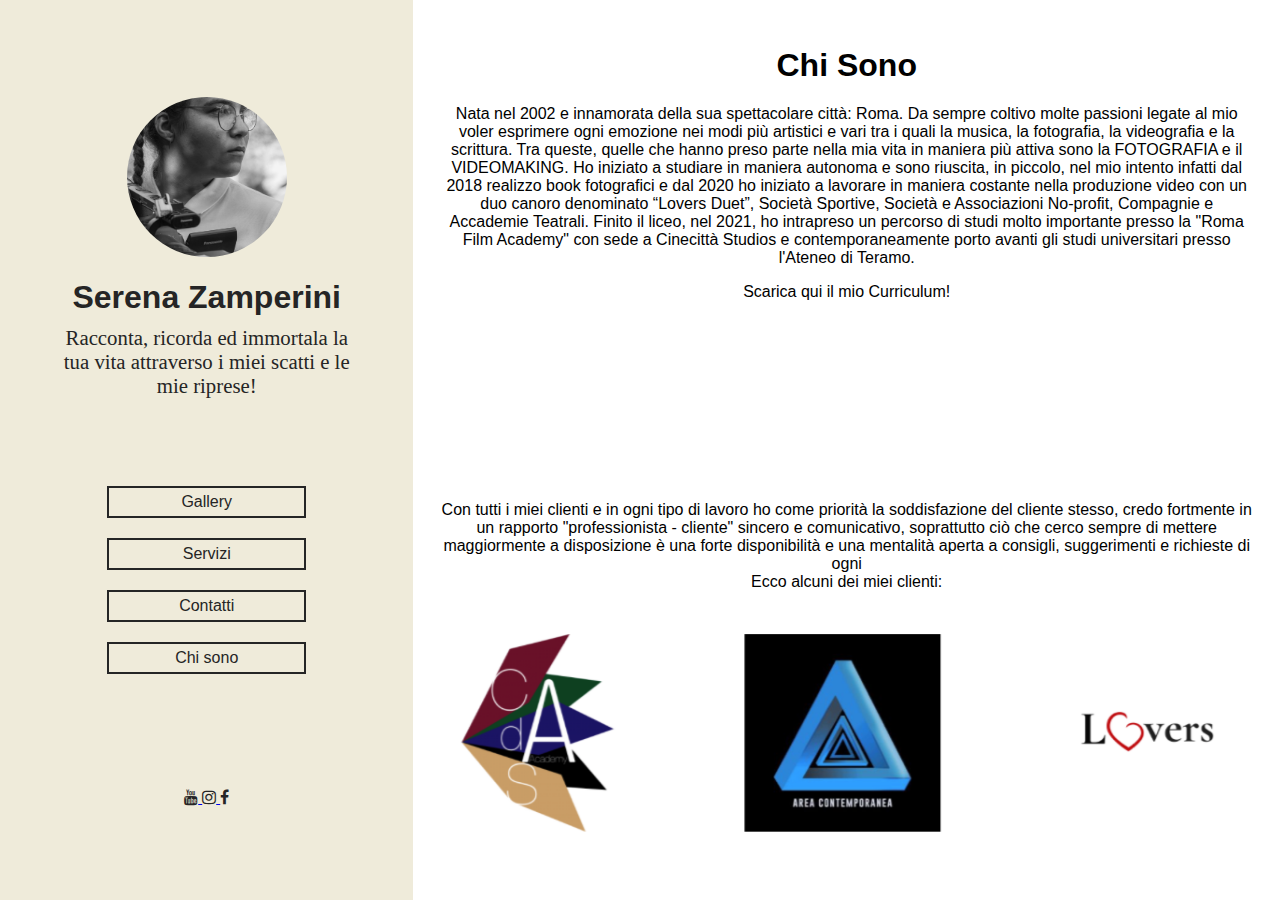
<file: chisono.html>
<!doctype html>
<html lang="en">

<head>
    <link rel="stylesheet" href="https://cdnjs.cloudflare.com/ajax/libs/font-awesome/4.7.0/css/font-awesome.min.css">
    <meta charset="UTF-8">
    <meta name="viewport"
          content="width=device-width, user-scalable=no, initial-scale=1.0, maximum-scale=1.0, minimum-scale=1.0">
    <meta http-equiv="X-UA-Compatible" content="ie=edge">
    <title>Serena Zamperini - FOTOGRAFO</title>
</head>

<body style="height: 100%;
margin: 0;">
<div style="display: flex;
              height: 100vh;">
    <div style="display: flex;
              flex-direction: column;
              color: #252525;
              flex: 30%;
              align-items: center;
              justify-content: space-evenly;
              background-color: #efebda;
              padding-right: 2em;
              padding-left: 2em;">
        <div style="  display: flex;
              flex-direction: column;
              align-items: center;">
             <a href="home.html">
                <img style="margin: 2vh 0;
                    border-radius: 50%;
                    width: 10em;
                    height: 10em;
                    object-fit: cover;" src="images/pic.jpeg" alt="pic">
                </a>
            <div style="font-family:'Gill Sans',sans-serif; text-align: center; font-size: 2em;
            font-weight: bold;">Serena Zamperini
            </div>
            <div style="padding: 0 2vw;
                font-size: 1.3em;
                margin-top: 0.5em;
                margin-bottom: 1vh;text-align: center;">Racconta, ricorda ed immortala la tua vita attraverso i miei
                scatti e le mie
                riprese!
            </div>
        </div>
        <div style="font-family: 'Work Sans', sans-serif;
              display: flex;
              flex-direction: column;
              align-items: center;
              justify-content: space-around;
              width: 100%;">
            <div style="margin-bottom: 20px;
              border: 2px solid #252525;
              padding: 5px 10px;
              width: 50%;
              font-weight: 400;
              font-size: 1em;
              text-align: center;">
                <a style="text-decoration: None; color: #252525" href="gallery.html">Gallery</a>
            </div>
            <div style="margin-bottom: 20px;
              border: 2px solid #252525;
              padding: 5px 10px;
              width: 50%;
              font-weight: 400;
              font-size: 1em;
              text-align: center;">
                <a style="text-decoration: None; color: #252525" href="servizi.html">Servizi</a>
            </div>
            <div style="margin-bottom: 20px;
              border: 2px solid #252525;
              padding: 5px 10px;
              width: 50%;
              font-weight: 400;
              font-size: 1em;
              text-align: center;">
                <a style="text-decoration: None; color: #252525" href="contatti.html">Contatti</a>
            </div>
            <div style="margin-bottom: 20px;
              border: 2px solid #252525;
              padding: 5px 10px;
              width: 50%;
              font-weight: 400;
              font-size: 1em;
              text-align: center;">
                <a style="text-decoration: None; color: #252525" href="chisono.html">Chi sono</a>
            </div>
        </div>

        <div>
            <a href="https://www.youtube.com/channel/UCalUh0EBhe9MIWm8lvQZgYg?view_as=subscriber">
                <p style="color: #252525" class="fa fa-youtube"></p>
            </a>
            <a href="https://www.instagram.com/serenazamperiniphotography/">
                <p style="color: #252525" class="fa fa-instagram"></p>
            </a>
            <a href="https://www.facebook.com/serenazamperiniphotography/">
                <p style="color: #252525" class="fa fa-facebook"></p>
            </a>
        </div>
    </div>
    <div style="padding: 2vw;
    max-height: 1000px;
    overflow: scroll;
    display: flex;
    flex: 70%;
    justify-content: start;
    flex-direction: column;font-family:'Gill Sans',sans-serif;text-align: center;">
        <h1>Chi Sono</h1>
        Nata nel 2002 e innamorata della sua spettacolare città: Roma. Da sempre coltivo molte passioni
        legate al mio voler esprimere ogni emozione nei modi più artistici e vari tra i quali la musica, la
        fotografia, la videografia e la scrittura.
        Tra queste, quelle che hanno preso parte nella mia vita in maniera più attiva sono la
        FOTOGRAFIA e il VIDEOMAKING.
        Ho iniziato a studiare in maniera autonoma e sono riuscita, in piccolo, nel mio intento infatti dal 2018
        realizzo book fotografici e dal 2020 ho iniziato a lavorare in maniera costante nella produzione video con
        un duo canoro denominato “Lovers Duet”, Società Sportive, Società e Associazioni No-profit, Compagnie e Accademie Teatrali.
        Finito il liceo, nel 2021, ho intrapreso un percorso di studi molto importante presso la "Roma Film Academy" con sede a Cinecittà Studios 
        e contemporaneamente porto avanti gli studi universitari presso l'Ateneo di Teramo.
        <br>
        <p style="font-family:'Gill Sans',sans-serif;">Scarica qui il mio Curriculum!</p>
        <embed src="https://mega.nz/file/Hx9E0SII#nZhBP3H6-ekvL8L4x-3RxvsmmpPG-PN_U8n6t9SD2OA"/>
        <br>
        <p>Con tutti i miei clienti e in ogni tipo di lavoro ho come priorità la soddisfazione del cliente stesso, credo fortmente in un rapporto
        "professionista - cliente" sincero e comunicativo,  soprattutto ciò che cerco sempre di mettere maggiormente a disposizione è una 
        forte disponibilità e una mentalità aperta a consigli, suggerimenti e richieste di ogni <br>
        Ecco alcuni dei miei clienti:
        </p>
       <img src="images/loghi.png" style="width: auto; align:center;">
    </div>
</div>
</body>

</html>
</file>
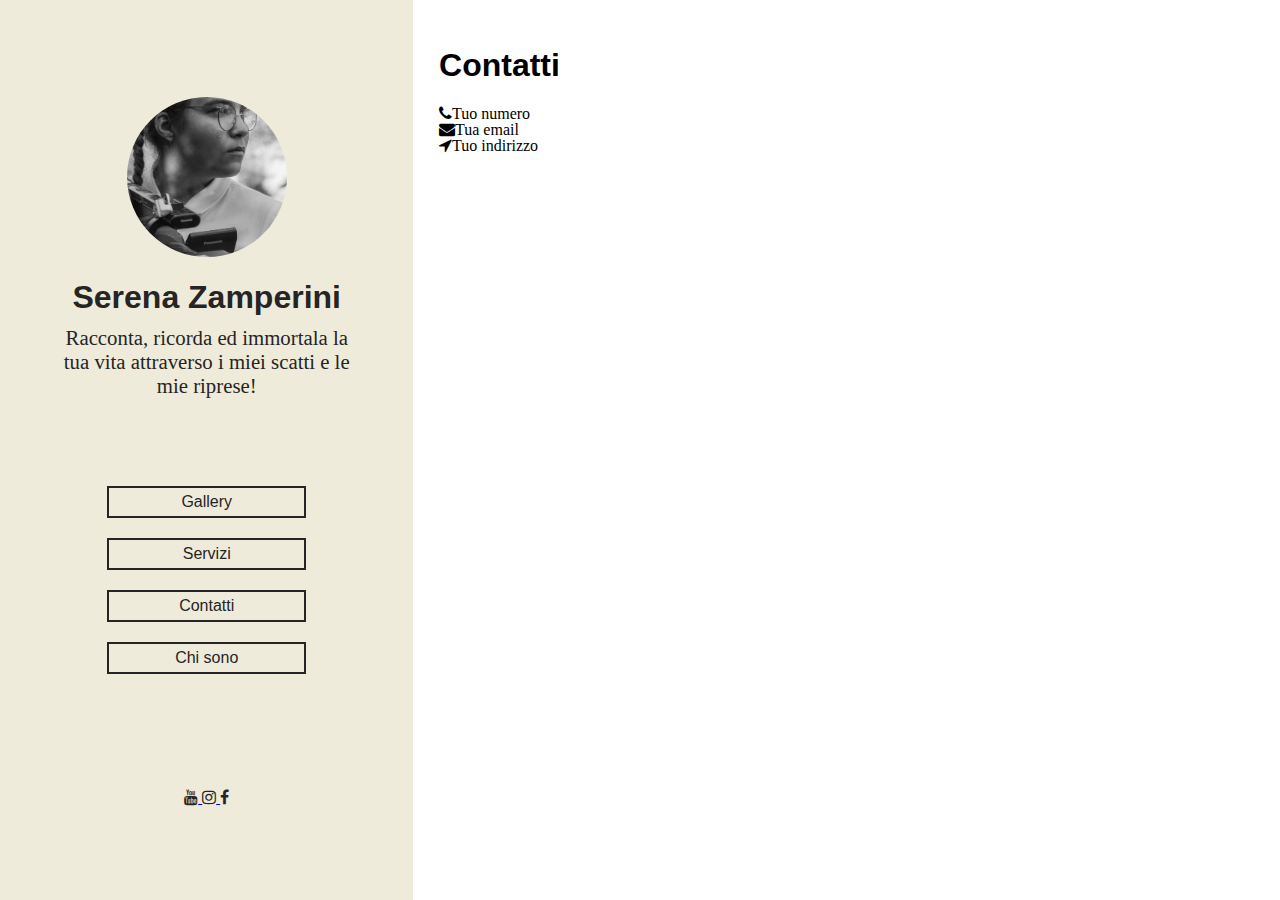
<file: contatti.html>
<!doctype html>
<html lang="en">

<head>
    <link rel="stylesheet" href="https://cdnjs.cloudflare.com/ajax/libs/font-awesome/4.7.0/css/font-awesome.min.css">
    <meta charset="UTF-8">
    <meta name="viewport"
          content="width=device-width, user-scalable=no, initial-scale=1.0, maximum-scale=1.0, minimum-scale=1.0">
    <meta http-equiv="X-UA-Compatible" content="ie=edge">
    <title>Serena Zamperini - FOTOGRAFO</title>
</head>

<body style="height: 100%;
margin: 0;">
<div style="display: flex;
              height: 100vh;">
    <div style="display: flex;
              flex-direction: column;
              color: #252525;
              flex: 30%;
              align-items: center;
              justify-content: space-evenly;
              background-color: #efebda;
              padding-right: 2em;
              padding-left: 2em;">
        <div style="  display: flex;
              flex-direction: column;
              align-items: center;">
             <a href="home.html">
                <img style="margin: 2vh 0;
                    border-radius: 50%;
                    width: 10em;
                    height: 10em;
                    object-fit: cover;" src="images/pic.jpeg" alt="pic">
                </a>
            <div style="font-family:'Gill Sans',sans-serif; text-align: center; font-size: 2em;
            font-weight: bold;">Serena Zamperini
            </div>
            <div style="padding: 0 2vw;
                font-size: 1.3em;
                margin-top: 0.5em;
                margin-bottom: 1vh;text-align: center;">Racconta, ricorda ed immortala la tua vita attraverso i miei
                scatti e le mie
                riprese!
            </div>
        </div>
        <div style="font-family: 'Work Sans', sans-serif;
              display: flex;
              flex-direction: column;
              align-items: center;
              justify-content: space-around;
              width: 100%;">
            <div style="margin-bottom: 20px;
              border: 2px solid #252525;
              padding: 5px 10px;
              width: 50%;
              font-weight: 400;
              font-size: 1em;
              text-align: center;">
                <a style="text-decoration: None; color: #252525" href="gallery.html">Gallery</a>
            </div>
            <div style="margin-bottom: 20px;
              border: 2px solid #252525;
              padding: 5px 10px;
              width: 50%;
              font-weight: 400;
              font-size: 1em;
              text-align: center;">
                <a style="text-decoration: None; color: #252525" href="servizi.html">Servizi</a>
            </div>
            <div style="margin-bottom: 20px;
              border: 2px solid #252525;
              padding: 5px 10px;
              width: 50%;
              font-weight: 400;
              font-size: 1em;
              text-align: center;">
                <a style="text-decoration: None; color: #252525" href="contatti.html">Contatti</a>
            </div>
            <div style="margin-bottom: 20px;
              border: 2px solid #252525;
              padding: 5px 10px;
              width: 50%;
              font-weight: 400;
              font-size: 1em;
              text-align: center;">
                <a style="text-decoration: None; color: #252525" href="chisono.html">Chi sono</a>
            </div>
        </div>

        <div>
            <a href="https://www.youtube.com/channel/UCalUh0EBhe9MIWm8lvQZgYg?view_as=subscriber">
                <p style="color: #252525" class="fa fa-youtube"></p>
            </a>
            <a href="https://www.instagram.com/serenazamperiniphotography/">
                <p style="color: #252525" class="fa fa-instagram"></p>
            </a>
            <a href="https://www.facebook.com/serenazamperiniphotography/">
                <p style="color: #252525" class="fa fa-facebook"></p>
            </a>
        </div>
    </div>
    <div style="padding: 2vw;
    max-height: 1000px;
    overflow: scroll;
    display: flex;
    flex: 70%;
    justify-content: start;
    flex-direction: column;font-family:'Gill Sans',sans-serif;">
    <h1>Contatti</h1>
        <div class="fa fa-phone">Tuo numero</div>
        <div class="fa fa-envelope">Tua email</div>
        <div class="fa fa-location-arrow">Tuo indirizzo
        </div>
    </div>
</div>
</body>

</html>
</file>
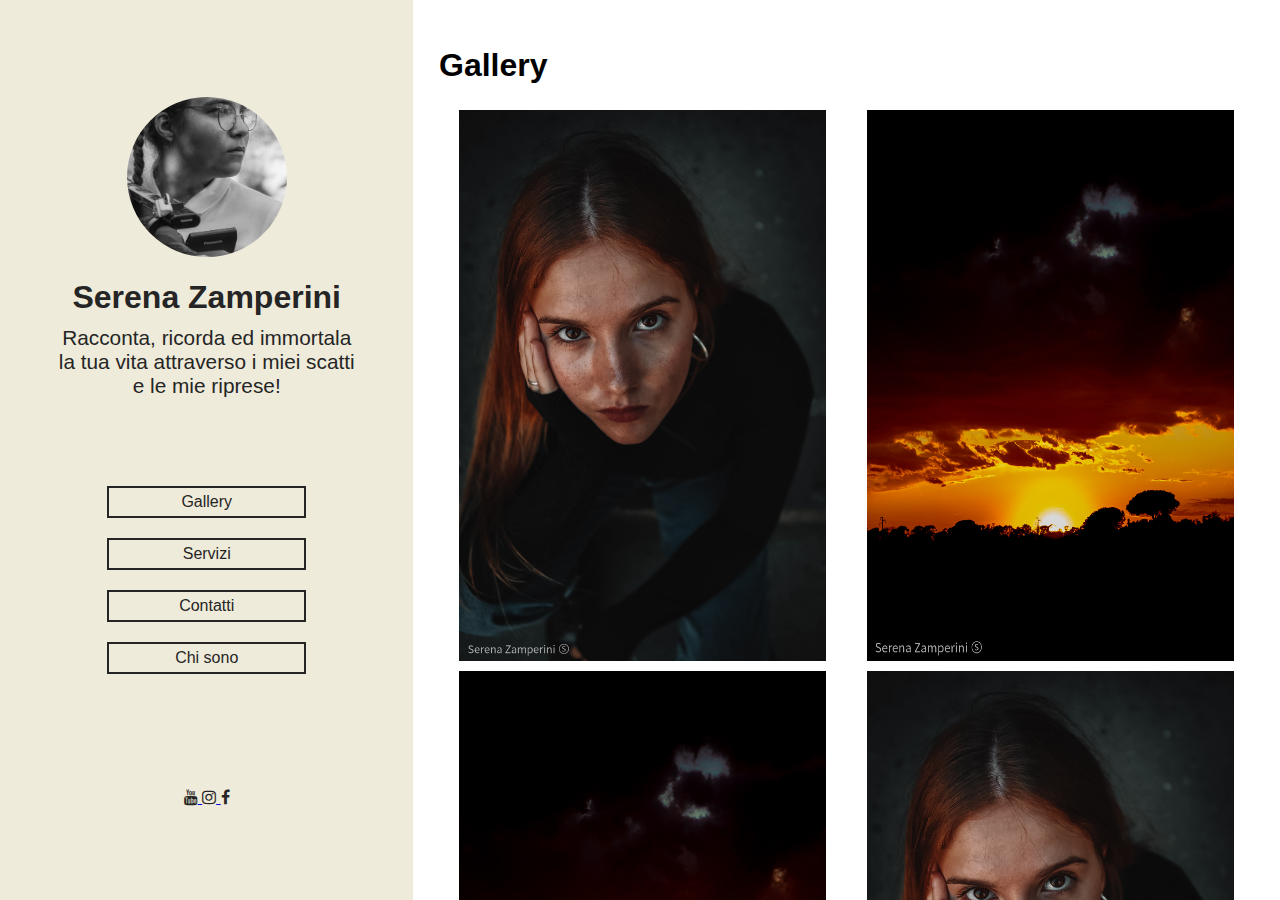
<file: gallery.html>
<!DOCTYPE html>
<html lang="en">
	<head>
		<link
			rel="stylesheet"
			href="https://cdnjs.cloudflare.com/ajax/libs/font-awesome/4.7.0/css/font-awesome.min.css"
		/>
		<meta charset="UTF-8" />
		<meta
			name="viewport"
			content="width=device-width, user-scalable=no, initial-scale=1.0, maximum-scale=1.0, minimum-scale=1.0"
		/>
		<meta http-equiv="X-UA-Compatible" content="ie=edge" />
		<title>Serena Zamperini - FOTOGRAFO</title>
	</head>

	<body style="height: 100%; margin: 0; font-family: 'Gill Sans', sans-serif">
		<div style="display: flex; height: 100vh">
			<div
				style="
					display: flex;
					flex-direction: column;
					color: #252525;
					flex: 30%;
					align-items: center;
					justify-content: space-evenly;
					background-color: #efebda;
					padding-right: 2em;
					padding-left: 2em;
				"
			>
				<div style="display: flex; flex-direction: column; align-items: center">
					<a href="home.html">
						<img
							style="
								margin: 2vh 0;
								border-radius: 50%;
								width: 10em;
								height: 10em;
								object-fit: cover;
							"
							src="images/pic.jpeg"
							alt="pic"
						/>
					</a>
					<div
						style="
							font-family: 'Gill Sans', sans-serif;
							text-align: center;
							font-size: 2em;
							font-weight: bold;
						"
					>
						Serena Zamperini
					</div>
					<div
						style="
							padding: 0 2vw;
							font-size: 1.3em;
							margin-top: 0.5em;
							margin-bottom: 1vh;
							text-align: center;
						"
					>
						Racconta, ricorda ed immortala la tua vita attraverso i miei scatti
						e le mie riprese!
					</div>
				</div>
				<div
					style="
						font-family: 'Work Sans', sans-serif;
						display: flex;
						flex-direction: column;
						align-items: center;
						justify-content: space-around;
						width: 100%;
					"
				>
					<div
						style="
							margin-bottom: 20px;
							border: 2px solid #252525;
							padding: 5px 10px;
							width: 50%;
							font-weight: 400;
							font-size: 1em;
							text-align: center;
						"
					>
						<a
							style="
								text-decoration: None;
								font-family: 'Gill Sans', sans-serif;
								color: #252525;
							"
							href="gallery.html"
							>Gallery</a
						>
					</div>
					<div
						style="
							margin-bottom: 20px;
							border: 2px solid #252525;
							padding: 5px 10px;
							width: 50%;
							font-weight: 400;
							font-size: 1em;
							text-align: center;
						"
					>
						<a
							style="
								text-decoration: None;
								font-family: 'Gill Sans', sans-serif;
								color: #252525;
							"
							href="servizi.html"
							>Servizi</a
						>
					</div>
					<div
						style="
							margin-bottom: 20px;
							border: 2px solid #252525;
							padding: 5px 10px;
							width: 50%;
							font-weight: 400;
							font-size: 1em;
							text-align: center;
						"
					>
						<a
							style="
								text-decoration: None;
								font-family: 'Gill Sans', sans-serif;
								color: #252525;
							"
							href="contatti.html"
							>Contatti</a
						>
					</div>
					<div
						style="
							margin-bottom: 20px;
							border: 2px solid #252525;
							padding: 5px 10px;
							width: 50%;
							font-weight: 400;
							font-size: 1em;
							text-align: center;
						"
					>
						<a
							style="
								text-decoration: None;
								font-family: 'Gill Sans', sans-serif;
								color: #252525;
							"
							href="chisono.html"
							>Chi sono</a
						>
					</div>
				</div>

				<div>
					<a
						href="https://www.youtube.com/channel/UCalUh0EBhe9MIWm8lvQZgYg?view_as=subscriber"
					>
						<p style="color: #252525" class="fa fa-youtube"></p>
					</a>
					<a href="https://www.instagram.com/serenazamperiniphotography/">
						<p style="color: #252525" class="fa fa-instagram"></p>
					</a>
					<a href="https://www.facebook.com/serenazamperiniphotography/">
						<p style="color: #252525" class="fa fa-facebook"></p>
					</a>
				</div>
			</div>
			<div
				style="
					padding: 2vw;
					max-height: 1000px;
					overflow: scroll;
					display: flex;
					flex: 70%;
					justify-content: start;
					flex-direction: column;
				"
			>
				<h1>Gallery</h1>
				<div style="display: flex; justify-content: space-around; flex-wrap: wrap;">
					<img src="images/foto1.jpg" style="width: 45%; height: auto; margin: 5px;" />
					<img src="images/foto2.jpeg" style="width: 45%; height: auto; margin: 5px;" />
                    <img src="images/foto2.jpeg" style="width: 45%; height: auto; margin: 5px;" />
                    <img src="images/foto1.jpg" style="width: 45%; height: auto; margin: 5px;" />
				</div>
			</div>
		</div>
	</body>
</html>
</file>
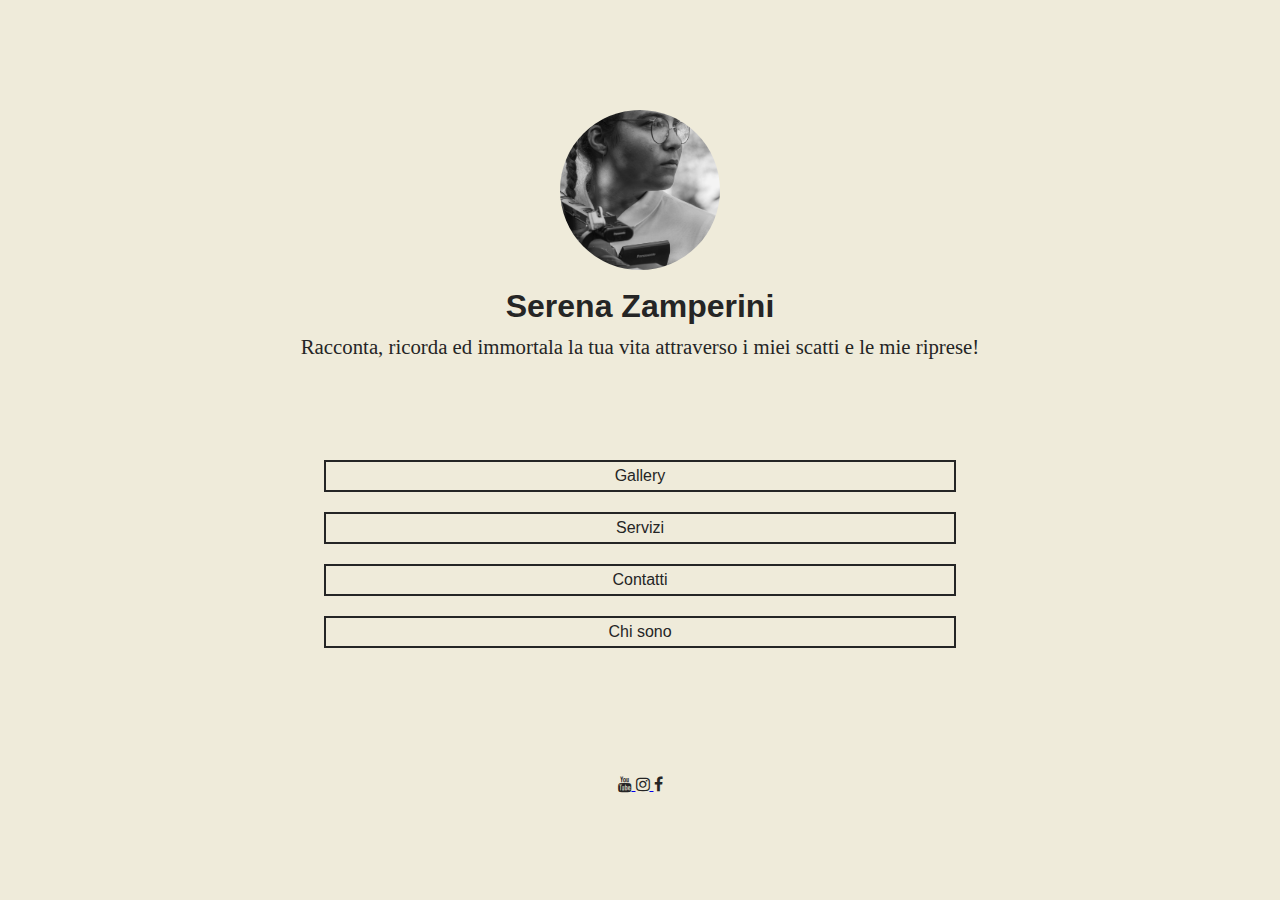
<file: home.html>
<!doctype html>
<html lang="en">

<head>
    <link rel="stylesheet" href="https://cdnjs.cloudflare.com/ajax/libs/font-awesome/4.7.0/css/font-awesome.min.css">
    <meta charset="UTF-8">
    <meta name="viewport"
          content="width=device-width, user-scalable=no, initial-scale=1.0, maximum-scale=1.0, minimum-scale=1.0">
    <meta http-equiv="X-UA-Compatible" content="ie=edge">
    <title>Serena Zamperini - FOTOGRAFO</title>
</head>

<body style="height: 100%;
margin: 0;">
<div style="display: flex;
              height: 100vh;">
    <div style="display: flex;
              flex-direction: column;
              color: #252525;
              flex: 30%;
              align-items: center;
              justify-content: space-evenly;
              background-color: #efebda;
              padding-right: 2em;
              padding-left: 2em;">
        <div style="  display: flex;
              flex-direction: column;
              align-items: center;">
            <img style="margin: 2vh 0;
                border-radius: 50%;
                width: 10em;
                height: 10em;
                object-fit: cover;" src="images/pic.jpeg" alt="pic">
            <div style="font-family:'Gill Sans',sans-serif; text-align: center; font-size: 2em;
            font-weight: bold;">Serena Zamperini
            </div>
            <div style="padding: 0 2vw;
                font-size: 1.3em;
                margin-top: 0.5em;
                margin-bottom: 1vh;text-align: center;">Racconta, ricorda ed immortala la tua vita attraverso i miei
                scatti e le mie
                riprese!
            </div>
        </div>
        <div style="font-family: 'Work Sans', sans-serif;
              display: flex;
              flex-direction: column;
              align-items: center;
              justify-content: space-around;
              width: 100%;">
            <div style="margin-bottom: 20px;
              border: 2px solid #252525;
              padding: 5px 10px;
              width: 50%;
              font-weight: 400;
              font-size: 1em;
              text-align: center;">
                <a style="text-decoration: None; color: #252525" href="gallery.html">Gallery</a>
            </div>
            <div style="margin-bottom: 20px;
              border: 2px solid #252525;
              padding: 5px 10px;
              width: 50%;
              font-weight: 400;
              font-size: 1em;
              text-align: center;">
                <a style="text-decoration: None; color: #252525" href="servizi.html">Servizi</a>
            </div>
            <div style="margin-bottom: 20px;
              border: 2px solid #252525;
              padding: 5px 10px;
              width: 50%;
              font-weight: 400;
              font-size: 1em;
              text-align: center;">
                <a style="text-decoration: None; color: #252525" href="contatti.html">Contatti</a>
            </div>
            <div style="margin-bottom: 20px;
              border: 2px solid #252525;
              padding: 5px 10px;
              width: 50%;
              font-weight: 400;
              font-size: 1em;
              text-align: center;">
                <a style="text-decoration: None; color: #252525" href="chisono.html">Chi sono</a>
            </div>
        </div>

        <div>
            <a href="https://www.youtube.com/channel/UCalUh0EBhe9MIWm8lvQZgYg?view_as=subscriber">
                <p style="color: #252525" class="fa fa-youtube"></p>
            </a>
            <a href="https://www.instagram.com/serenazamperiniphotography/">
                <p style="color: #252525" class="fa fa-instagram"></p>
            </a>
            <a href="https://www.facebook.com/serenazamperiniphotography/">
                <p style="color: #252525" class="fa fa-facebook"></p>
            </a>
        </div>
    </div>
</div>
</body>

</html>
</file>
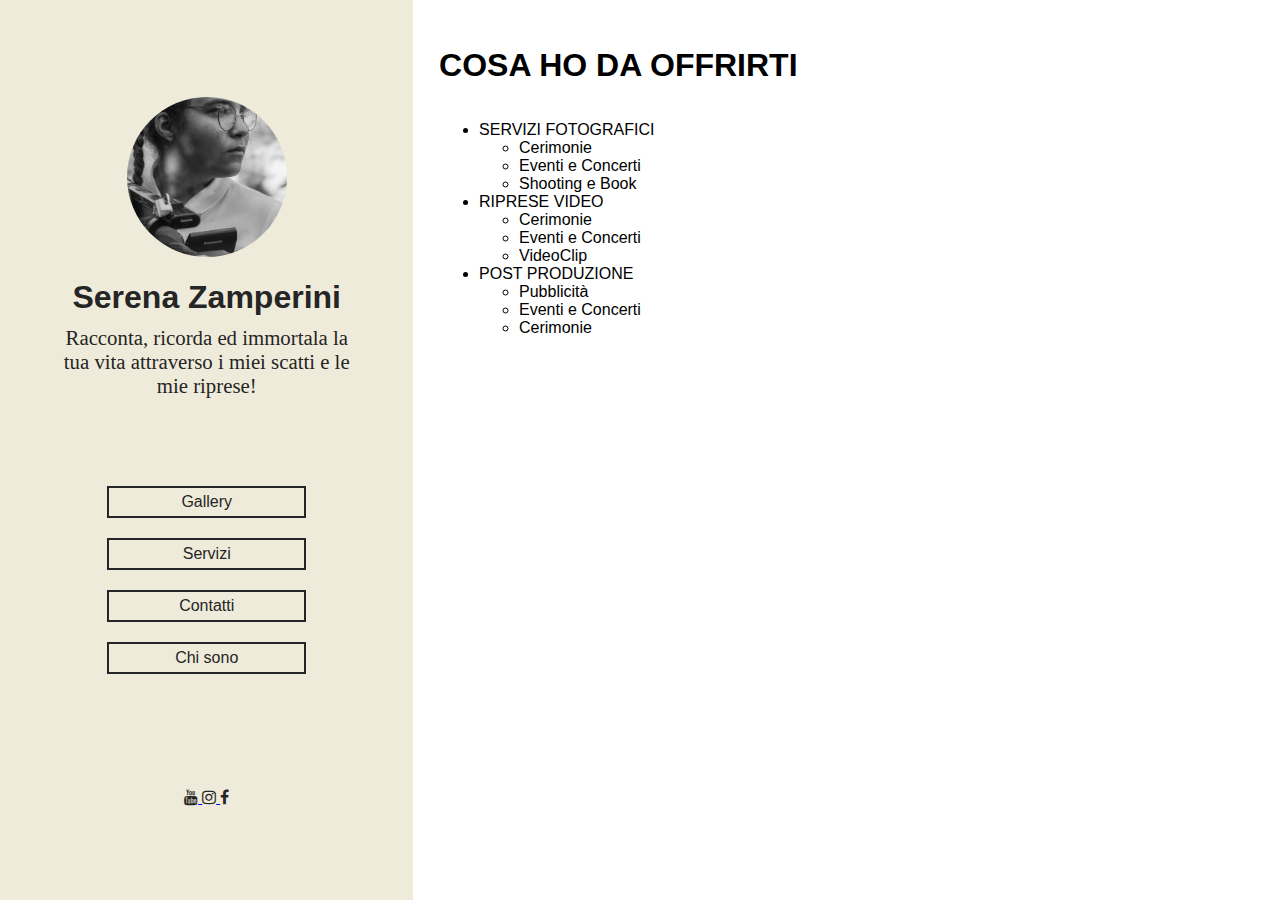
<file: servizi.html>
<!doctype html>
<html lang="en">

<head>
    <link rel="stylesheet" href="https://cdnjs.cloudflare.com/ajax/libs/font-awesome/4.7.0/css/font-awesome.min.css">
    <meta charset="UTF-8">
    <meta name="viewport"
          content="width=device-width, user-scalable=no, initial-scale=1.0, maximum-scale=1.0, minimum-scale=1.0">
    <meta http-equiv="X-UA-Compatible" content="ie=edge">
    <title>Serena Zamperini - FOTOGRAFO</title>
</head>

<body style="height: 100%;
margin: 0;">
<div style="display: flex;
              height: 100vh;">
    <div style="display: flex;
              flex-direction: column;
              color: #252525;
              flex: 30%;
              align-items: center;
              justify-content: space-evenly;
              background-color: #efebda;
              padding-right: 2em;
              padding-left: 2em;">
        <div style="  display: flex;
              flex-direction: column;
              align-items: center;">
             <a href="home.html">
                <img style="margin: 2vh 0;
                    border-radius: 50%;
                    width: 10em;
                    height: 10em;
                    object-fit: cover;" src="images/pic.jpeg" alt="pic">
                </a>
            <div style="font-family:'Gill Sans',sans-serif; text-align: center; font-size: 2em;
            font-weight: bold;">Serena Zamperini
            </div>
            <div style="padding: 0 2vw;
                font-size: 1.3em;
                margin-top: 0.5em;
                margin-bottom: 1vh;text-align: center;">Racconta, ricorda ed immortala la tua vita attraverso i miei
                scatti e le mie
                riprese!
            </div>
        </div>
        <div style="font-family: 'Work Sans', sans-serif;
              display: flex;
              flex-direction: column;
              align-items: center;
              justify-content: space-around;
              width: 100%;">
            <div style="margin-bottom: 20px;
              border: 2px solid #252525;
              padding: 5px 10px;
              width: 50%;
              font-weight: 400;
              font-size: 1em;
              text-align: center;">
                <a style="text-decoration: None; color: #252525" href="gallery.html">Gallery</a>
            </div>
            <div style="margin-bottom: 20px;
              border: 2px solid #252525;
              padding: 5px 10px;
              width: 50%;
              font-weight: 400;
              font-size: 1em;
              text-align: center;">
                <a style="text-decoration: None; color: #252525" href="servizi.html">Servizi</a>
            </div>
            <div style="margin-bottom: 20px;
              border: 2px solid #252525;
              padding: 5px 10px;
              width: 50%;
              font-weight: 400;
              font-size: 1em;
              text-align: center;">
                <a style="text-decoration: None; color: #252525" href="contatti.html">Contatti</a>
            </div>
            <div style="margin-bottom: 20px;
              border: 2px solid #252525;
              padding: 5px 10px;
              width: 50%;
              font-weight: 400;
              font-size: 1em;
              text-align: center;">
                <a style="text-decoration: None; color: #252525" href="chisono.html">Chi sono</a>
            </div>
        </div>

        <div>
            <a href="https://www.youtube.com/channel/UCalUh0EBhe9MIWm8lvQZgYg?view_as=subscriber">
                <p style="color: #252525" class="fa fa-youtube"></p>
            </a>
            <a href="https://www.instagram.com/serenazamperiniphotography/">
                <p style="color: #252525" class="fa fa-instagram"></p>
            </a>
            <a href="https://www.facebook.com/serenazamperiniphotography/">
                <p style="color: #252525" class="fa fa-facebook"></p>
            </a>
        </div>
    </div>
    <div style="padding: 2vw;
    max-height: 1000px;
    overflow: scroll;
    display: flex;
    flex: 70%;
    justify-content: start;
    flex-direction: column;font-family:'Gill Sans',sans-serif;">
        <h1>COSA HO DA OFFRIRTI</h1>
        <ul>
            <li>SERVIZI FOTOGRAFICI</li>
                <ul>
                    <li>Cerimonie</li>
                    <li>Eventi e Concerti</li>
                    <li>Shooting e Book</li>
                </ul>
            <li>RIPRESE VIDEO</li>
                 <ul>
                    <li>Cerimonie</li>
                    <li>Eventi e Concerti</li>
                    <li>VideoClip</li>
                </ul>
            <li>POST PRODUZIONE</li>
                <ul>
                    <li>Pubblicità</li>
                    <li>Eventi e Concerti</li>
                    <li>Cerimonie</li>
                </ul>
                
        </ul>
    </div>
</div>
</body>

</html>
</file>
